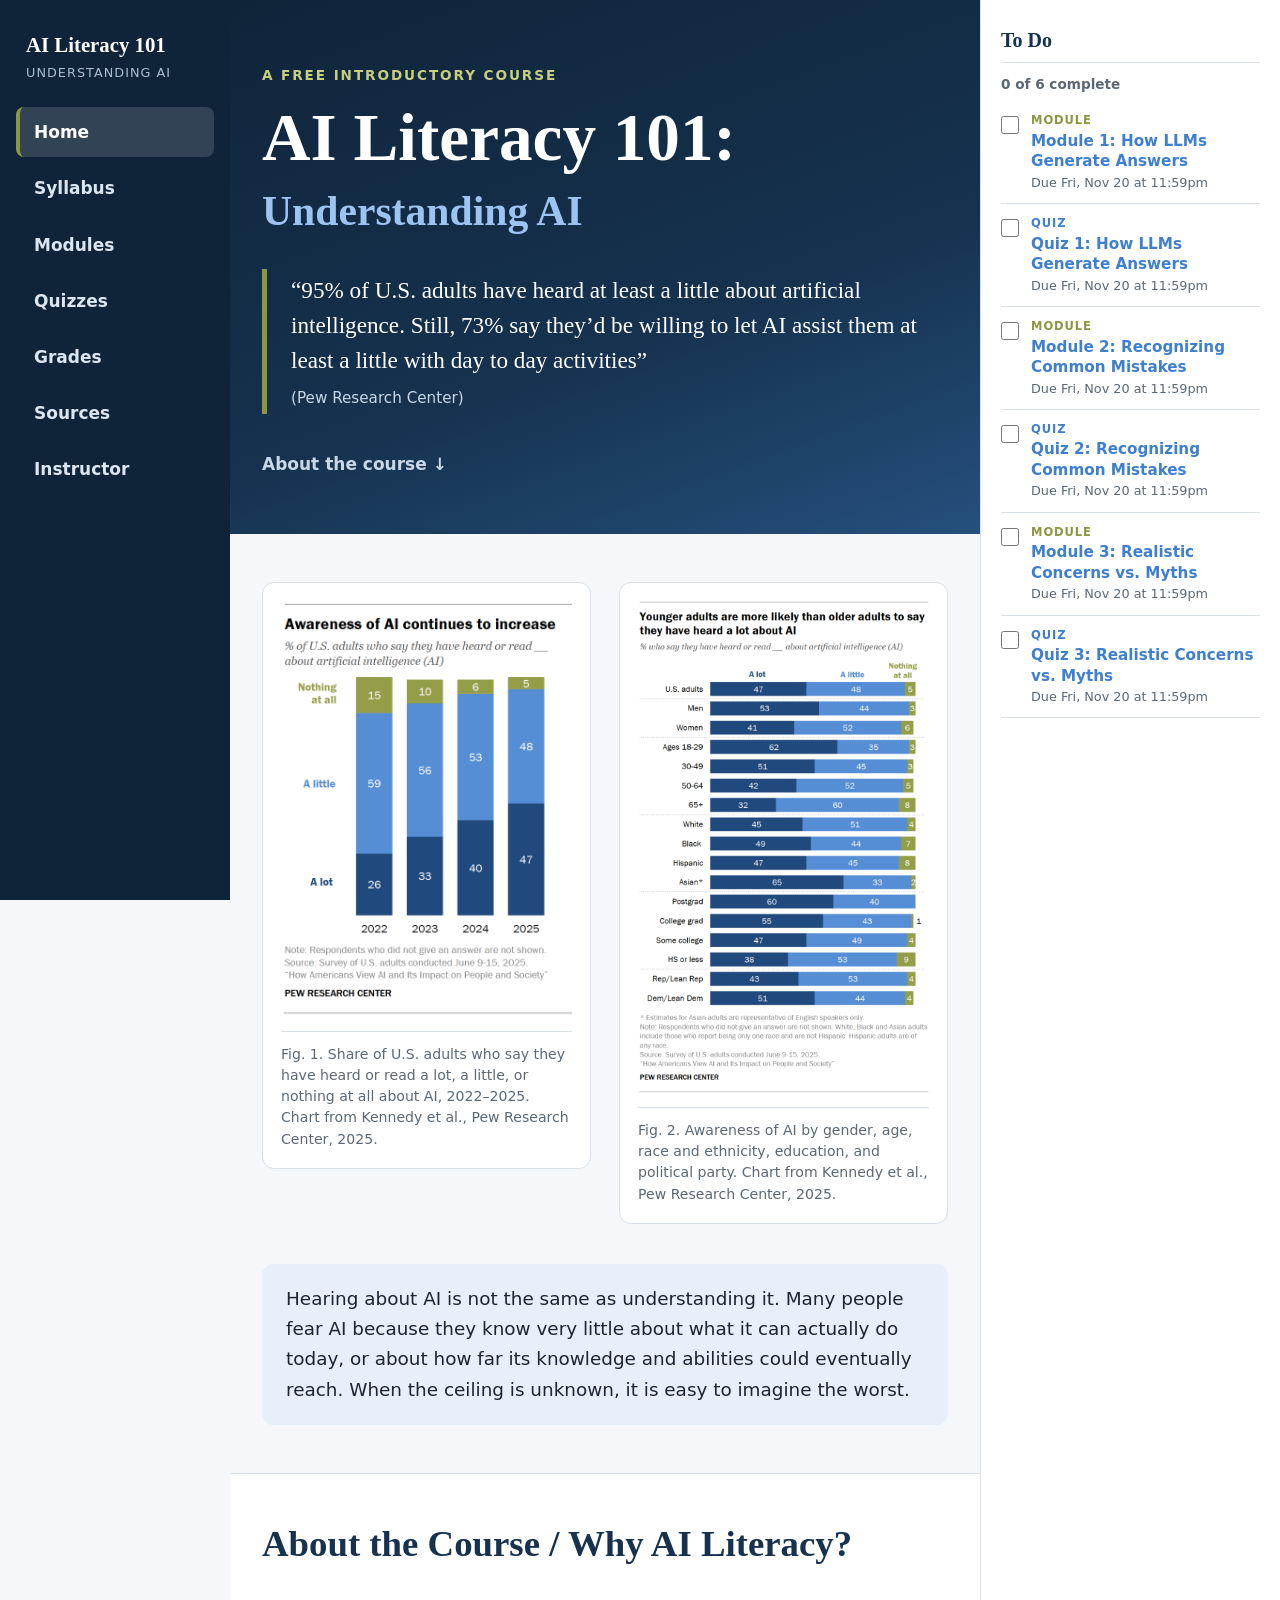
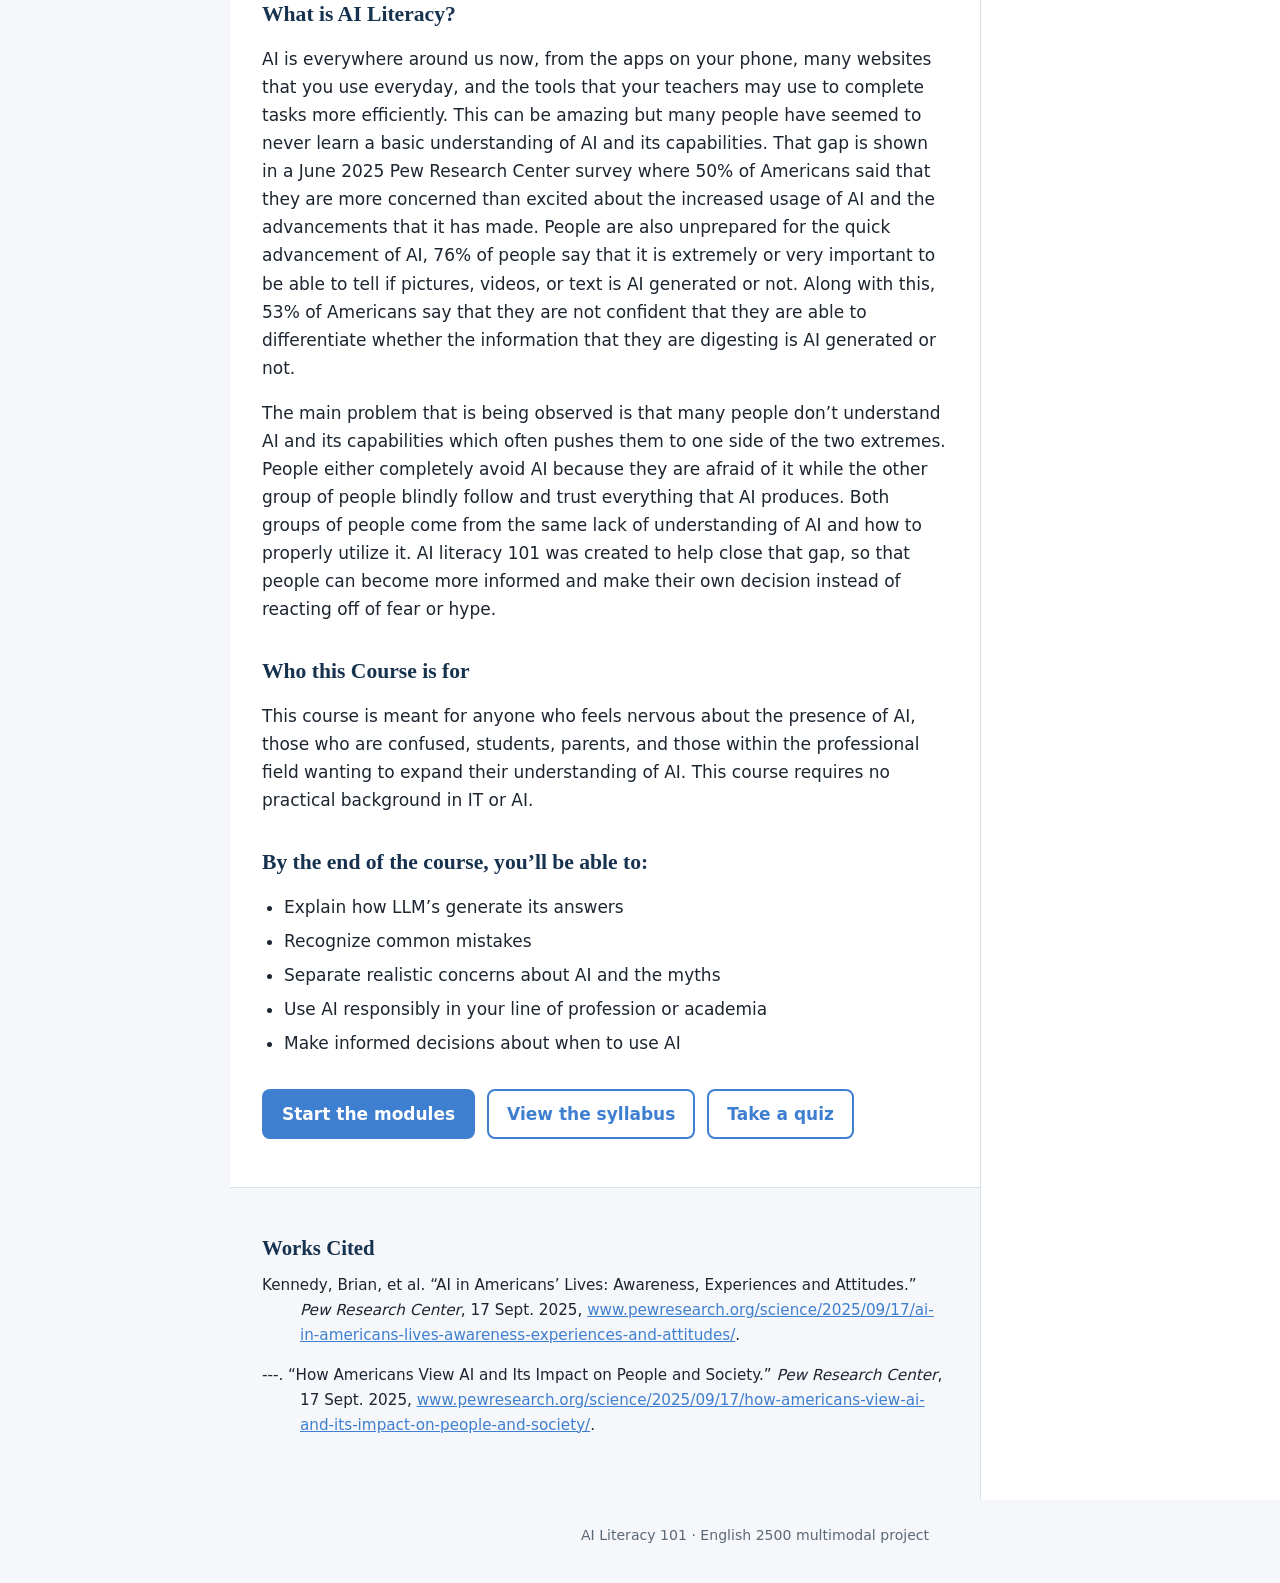
<file: index.html>
<!DOCTYPE html>
<html lang="en">
<head>
  <meta charset="UTF-8">
  <meta name="viewport" content="width=device-width, initial-scale=1.0">
  <title>AI Literacy 101: Understanding AI</title>
  <link rel="stylesheet" href="style.css?v=2">
</head>
<body>

  <aside class="sidebar">
    <a class="brand" href="index.html">AI Literacy 101 <span>Understanding AI</span></a>
    <nav aria-label="Course navigation">
      <a href="index.html" class="active">Home</a>
      <a href="syllabus.html">Syllabus</a>
      <a href="modules.html">Modules</a>
      <a href="quizzes.html">Quizzes</a>
      <a href="grades.html">Grades</a>
      <a href="sources.html">Sources</a>
      <a href="instructor.html">Instructor</a>
    </nav>
  </aside>

  <main class="content">
   <div class="home-layout">
   <div class="home-main">

    <!-- Title + opening quote -->
    <header class="hero">
      <div class="wrap">
        <p class="eyebrow">A free introductory course</p>
        <h1>AI Literacy 101: <span>Understanding AI</span></h1>

        <blockquote>
          &ldquo;95% of U.S. adults have heard at least a little about artificial intelligence. Still, 73% say
          they&rsquo;d be willing to let AI assist them at least a little with day to day activities&rdquo;
          <cite>(Pew Research Center)</cite>
        </blockquote>

        <a class="scroll-hint" href="#about">About the course &darr;</a>
      </div>
    </header>

    <!-- Pew charts + fear paragraph -->
    <section>
      <div class="wrap">
        <div class="figures">
          <figure>
            <img src="AI_Adult_Knowledge.webp"
                 alt="Pew Research Center stacked bar chart titled 'Awareness of AI continues to increase.' The share of U.S. adults who have heard a lot about AI rose from 26% in 2022 to 47% in 2025, while those who have heard nothing at all fell from 15% to 5%.">
            <figcaption>
              Fig. 1. Share of U.S. adults who say they have heard or read a lot, a little, or nothing at all
              about AI, 2022&ndash;2025. Chart from Kennedy et al., Pew Research Center, 2025.
            </figcaption>
          </figure>

          <figure>
            <img src="Young_Adult_AI_Usage.webp"
                 alt="Pew Research Center bar chart titled 'Younger adults are more likely than older adults to say they have heard a lot about AI.' The chart breaks down how much U.S. adults have heard about AI by gender, age, race and ethnicity, education, and political party. Age shows the largest gap: 62% of U.S. adults under 30 have heard a lot about AI, compared with 32% of those 65 and older.">
            <figcaption>
              Fig. 2. Awareness of AI by gender, age, race and ethnicity, education, and political party.
              Chart from Kennedy et al., Pew Research Center, 2025.
            </figcaption>
          </figure>
        </div>

        <p class="lead">
          Hearing about AI is not the same as understanding it. Many people fear AI because they know very
          little about what it can actually do today, or about how far its knowledge and abilities could
          eventually reach. When the ceiling is unknown, it is easy to imagine the worst.
        </p>
      </div>
    </section>

    <!-- About the course (text from About_AI_Literacy.pdf) -->
    <section class="about" id="about">
      <div class="wrap">
        <h2>About the Course / Why AI Literacy?</h2>

        <h3>What is AI Literacy?</h3>
        <p>
          AI is everywhere around us now, from the apps on your phone, many websites that you use everyday,
          and the tools that your teachers may use to complete tasks more efficiently. This can be amazing
          but many people have seemed to never learn a basic understanding of AI and its capabilities. That
          gap is shown in a June 2025 Pew Research Center survey where 50% of Americans said that they are
          more concerned than excited about the increased usage of AI and the advancements that it has made.
          People are also unprepared for the quick advancement of AI, 76% of people say that it is extremely
          or very important to be able to tell if pictures, videos, or text is AI generated or not. Along with this,
          53% of Americans say that they are not confident that they are able to differentiate whether the
          information that they are digesting is AI generated or not.
        </p>
        <p>
          The main problem that is being observed is that many people don&rsquo;t understand AI and its
          capabilities which often pushes them to one side of the two extremes. People either completely
          avoid AI because they are afraid of it while the other group of people blindly follow and trust
          everything that AI produces. Both groups of people come from the same lack of understanding of AI
          and how to properly utilize it. AI literacy 101 was created to help close that gap, so that people
          can become more informed and make their own decision instead of reacting off of fear or hype.
        </p>

        <h3>Who this Course is for</h3>
        <p>
          This course is meant for anyone who feels nervous about the presence of AI, those who are
          confused, students, parents, and those within the professional field wanting to expand their
          understanding of AI. This course requires no practical background in IT or AI.
        </p>

        <h3>By the end of the course, you&rsquo;ll be able to:</h3>
        <ul>
          <li>Explain how LLM&rsquo;s generate its answers</li>
          <li>Recognize common mistakes</li>
          <li>Separate realistic concerns about AI and the myths</li>
          <li>Use AI responsibly in your line of profession or academia</li>
          <li>Make informed decisions about when to use AI</li>
        </ul>

        <div class="next-steps">
          <a class="button" href="modules.html">Start the modules</a>
          <a class="button secondary" href="syllabus.html">View the syllabus</a>
          <a class="button secondary" href="quizzes.html">Take a quiz</a>
        </div>
      </div>
    </section>

    <!-- MLA citation -->
    <section class="works-cited">
      <div class="wrap">
        <h2>Works Cited</h2>
        <p>
          Kennedy, Brian, et al. &ldquo;AI in Americans&rsquo; Lives: Awareness, Experiences and
          Attitudes.&rdquo; <em>Pew Research Center</em>, 17 Sept. 2025,
          <a href="https://www.pewresearch.org/science/2025/09/17/ai-in-americans-lives-awareness-experiences-and-attitudes/">www.pewresearch.org/science/2025/09/17/ai-in-americans-lives-awareness-experiences-and-attitudes/</a>.
        </p>
        <p>
          ---. &ldquo;How Americans View AI and Its Impact on People and Society.&rdquo;
          <em>Pew Research Center</em>, 17 Sept. 2025,
          <a href="https://www.pewresearch.org/science/2025/09/17/how-americans-view-ai-and-its-impact-on-people-and-society/">www.pewresearch.org/science/2025/09/17/how-americans-view-ai-and-its-impact-on-people-and-society/</a>.
        </p>
      </div>
    </section>

   </div>

    <!-- Canvas-style To Do list (filled in by script.js) -->
    <aside class="todo" aria-labelledby="todo-heading">
      <div class="todo-inner">
        <h2 id="todo-heading">To Do</h2>
        <p class="todo-count" id="todo-count" aria-live="polite"></p>
        <ul class="todo-list" id="todo-list"></ul>
        <noscript>Please turn on JavaScript to see your to-do list.</noscript>
      </div>
    </aside>
   </div>

    <footer>AI Literacy 101 &middot; English 2500 multimodal project</footer>
  </main>

  <script src="script.js?v=2"></script>
</body>
</html>
</file>
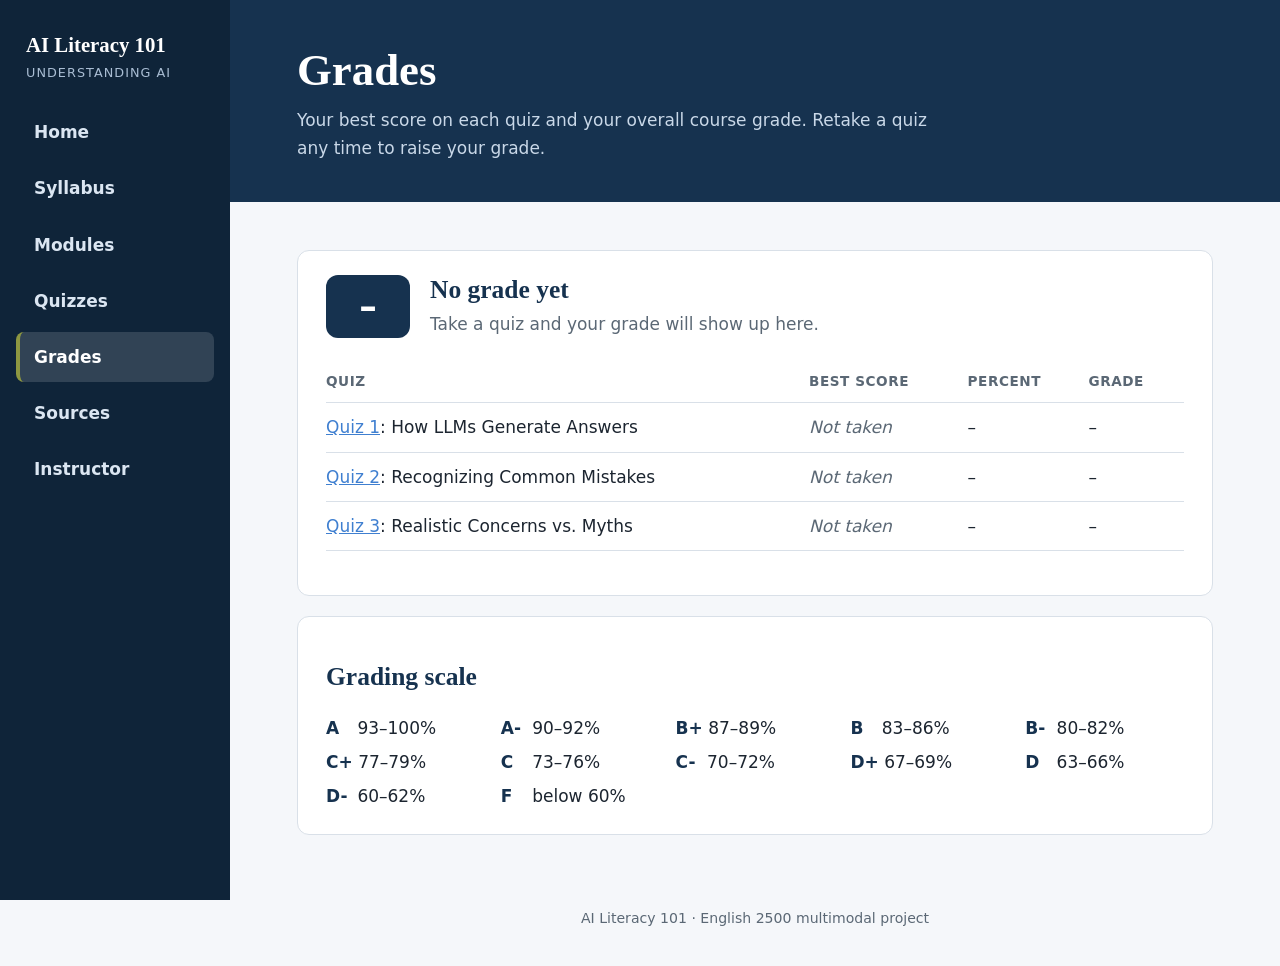
<file: grades.html>
<!DOCTYPE html>
<html lang="en">
<head>
  <meta charset="UTF-8">
  <meta name="viewport" content="width=device-width, initial-scale=1.0">
  <title>Grades | AI Literacy 101</title>
  <link rel="stylesheet" href="style.css?v=2">
</head>
<body>

  <aside class="sidebar">
    <a class="brand" href="index.html">AI Literacy 101 <span>Understanding AI</span></a>
    <nav aria-label="Course navigation">
      <a href="index.html">Home</a>
      <a href="syllabus.html">Syllabus</a>
      <a href="modules.html">Modules</a>
      <a href="quizzes.html">Quizzes</a>
      <a href="grades.html" class="active">Grades</a>
      <a href="sources.html">Sources</a>
      <a href="instructor.html">Instructor</a>
    </nav>
  </aside>

  <main class="content">
    <header class="page-header">
      <div class="wrap">
        <h1>Grades</h1>
        <p>Your best score on each quiz and your overall course grade. Retake a quiz any time to raise your grade.</p>
      </div>
    </header>

    <div class="wrap">
      <!-- The grade summary and table are filled in by script.js -->
      <section class="card grades" id="grades-panel"></section>
      <noscript>Please turn on JavaScript to view your grades.</noscript>

      <section class="card grade-scale">
        <h2>Grading scale</h2>
        <ul>
          <li><strong>A</strong> 93&ndash;100%</li>
          <li><strong>A-</strong> 90&ndash;92%</li>
          <li><strong>B+</strong> 87&ndash;89%</li>
          <li><strong>B</strong> 83&ndash;86%</li>
          <li><strong>B-</strong> 80&ndash;82%</li>
          <li><strong>C+</strong> 77&ndash;79%</li>
          <li><strong>C</strong> 73&ndash;76%</li>
          <li><strong>C-</strong> 70&ndash;72%</li>
          <li><strong>D+</strong> 67&ndash;69%</li>
          <li><strong>D</strong> 63&ndash;66%</li>
          <li><strong>D-</strong> 60&ndash;62%</li>
          <li><strong>F</strong> below 60%</li>
        </ul>
      </section>
    </div>

    <footer>AI Literacy 101 &middot; English 2500 multimodal project</footer>
  </main>

  <script src="script.js?v=2"></script>
</body>
</html>
</file>
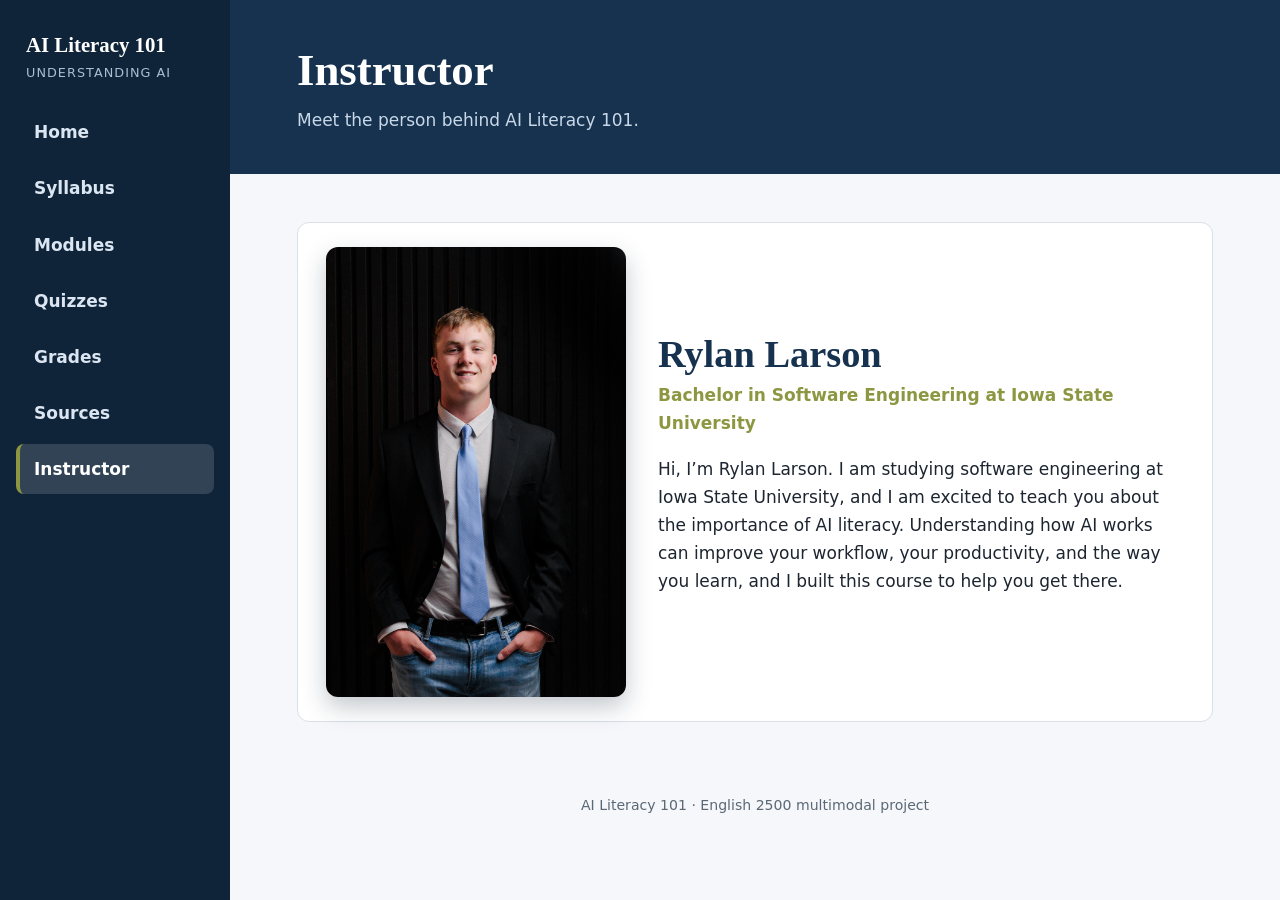
<file: instructor.html>
<!DOCTYPE html>
<html lang="en">
<head>
  <meta charset="UTF-8">
  <meta name="viewport" content="width=device-width, initial-scale=1.0">
  <title>Instructor | AI Literacy 101</title>
  <link rel="stylesheet" href="style.css?v=2">
</head>
<body>

  <aside class="sidebar">
    <a class="brand" href="index.html">AI Literacy 101 <span>Understanding AI</span></a>
    <nav aria-label="Course navigation">
      <a href="index.html">Home</a>
      <a href="syllabus.html">Syllabus</a>
      <a href="modules.html">Modules</a>
      <a href="quizzes.html">Quizzes</a>
      <a href="grades.html">Grades</a>
      <a href="sources.html">Sources</a>
      <a href="instructor.html" class="active">Instructor</a>
    </nav>
  </aside>

  <main class="content">
    <header class="page-header">
      <div class="wrap">
        <h1>Instructor</h1>
        <p>Meet the person behind AI Literacy 101.</p>
      </div>
    </header>

    <div class="wrap">
      <section class="card instructor">
        <img src="IMG_7845.jpeg" alt="Portrait of Rylan Larson, wearing a dark blazer and a light blue tie.">

        <div>
          <h2>Rylan Larson</h2>
          <p class="role">Bachelor in Software Engineering at Iowa State University</p>

          <p>
            Hi, I&rsquo;m Rylan Larson. I am studying software engineering at Iowa State University, and
            I am excited to teach you about the importance of AI literacy. Understanding how AI works
            can improve your workflow, your productivity, and the way you learn, and I built this
            course to help you get there.
          </p>
        </div>
      </section>
    </div>

    <footer>AI Literacy 101 &middot; English 2500 multimodal project</footer>
  </main>

  <script src="script.js?v=2"></script>
</body>
</html>
</file>
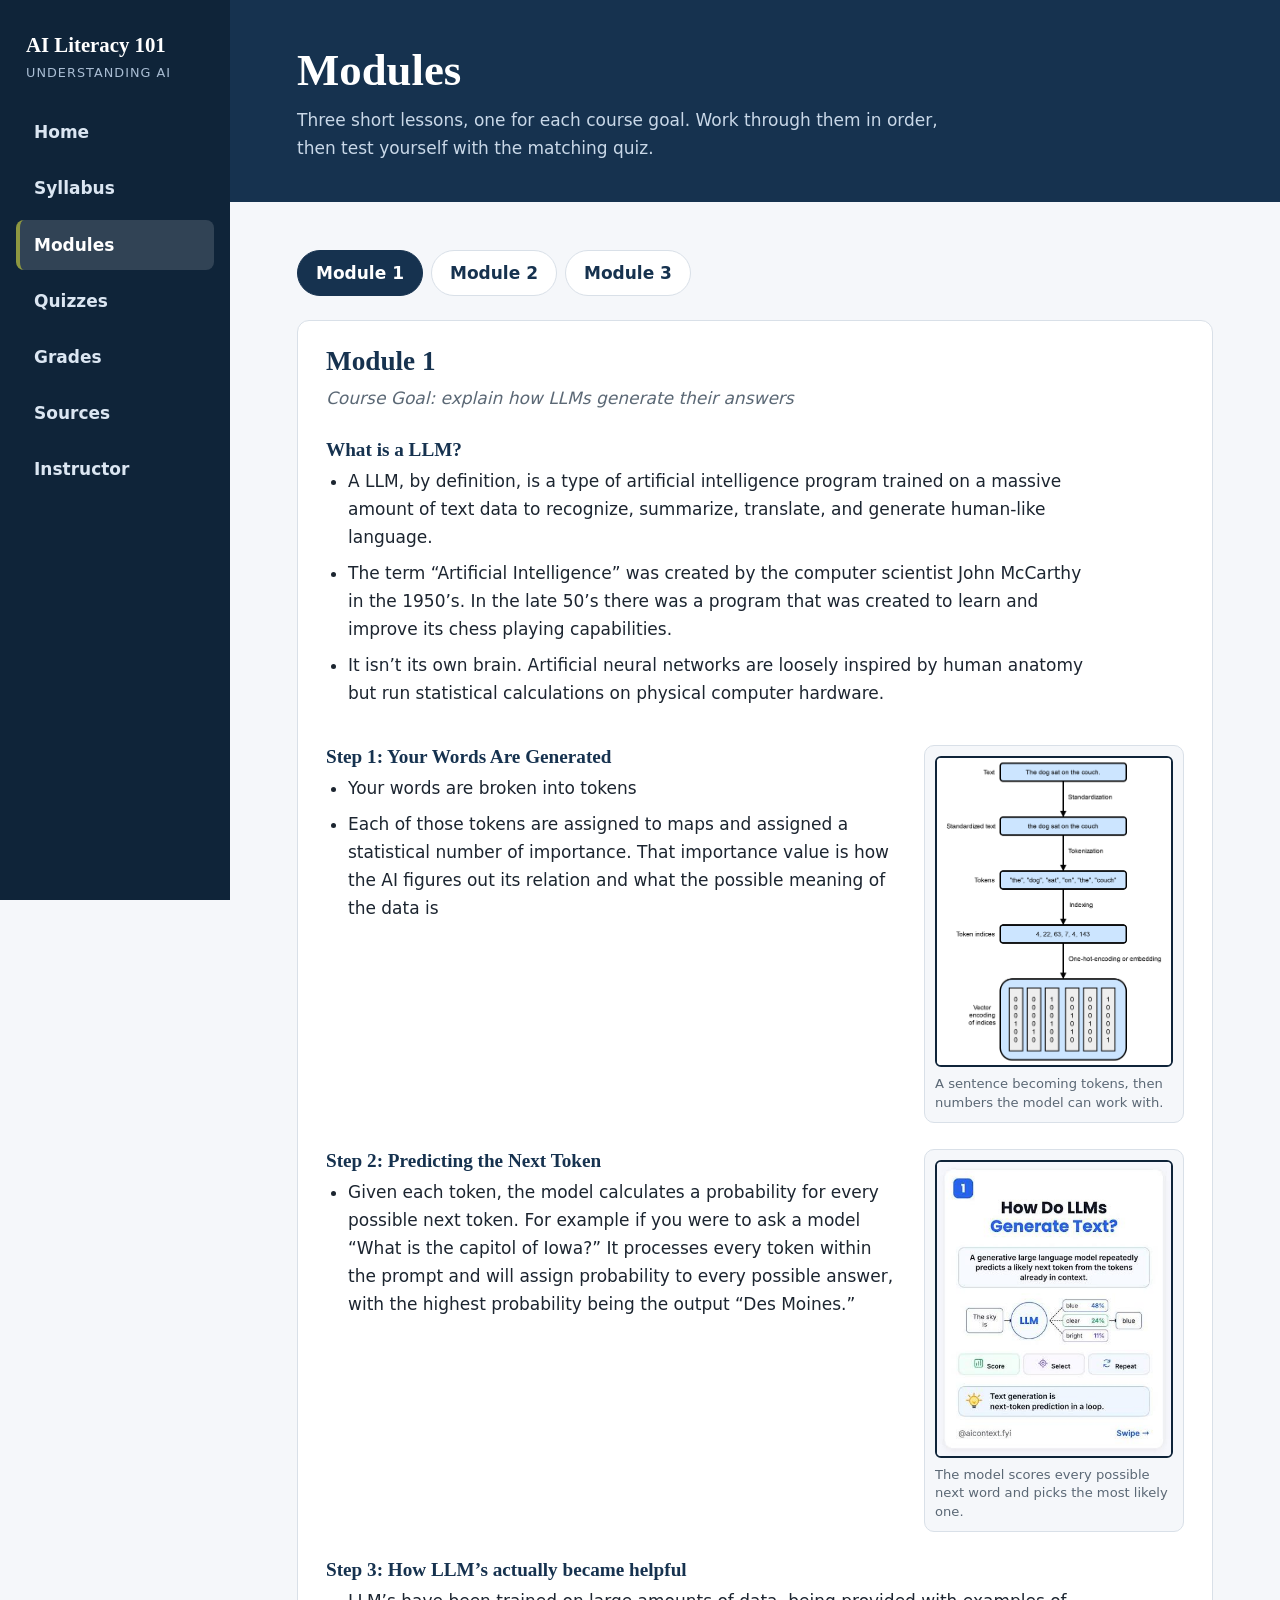
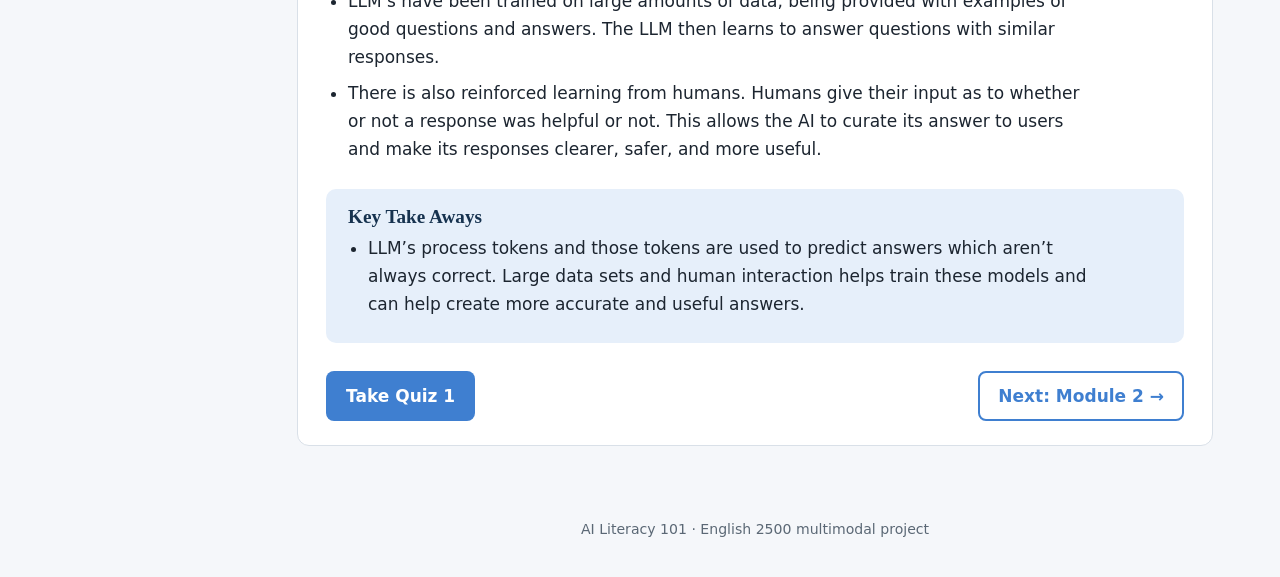
<file: modules.html>
<!DOCTYPE html>
<html lang="en">
<head>
  <meta charset="UTF-8">
  <meta name="viewport" content="width=device-width, initial-scale=1.0">
  <title>Modules | AI Literacy 101</title>
  <link rel="stylesheet" href="style.css?v=2">
</head>
<body>

  <aside class="sidebar">
    <a class="brand" href="index.html">AI Literacy 101 <span>Understanding AI</span></a>
    <nav aria-label="Course navigation">
      <a href="index.html">Home</a>
      <a href="syllabus.html">Syllabus</a>
      <a href="modules.html" class="active">Modules</a>
      <a href="quizzes.html">Quizzes</a>
      <a href="grades.html">Grades</a>
      <a href="sources.html">Sources</a>
      <a href="instructor.html">Instructor</a>
    </nav>
  </aside>

  <main class="content">
    <header class="page-header">
      <div class="wrap">
        <h1>Modules</h1>
        <p>Three short lessons, one for each course goal. Work through them in order, then test yourself with the matching quiz.</p>
      </div>
    </header>

    <div class="wrap">
      <!-- Tabs and lesson content are filled in by script.js -->
      <div class="tabs" id="module-tabs" role="tablist" aria-label="Modules"></div>
      <article class="card module" id="module-panel" role="tabpanel"></article>
      <noscript>Please turn on JavaScript to view the modules.</noscript>
    </div>

    <footer>AI Literacy 101 &middot; English 2500 multimodal project</footer>
  </main>

  <script src="script.js?v=2"></script>
</body>
</html>
</file>
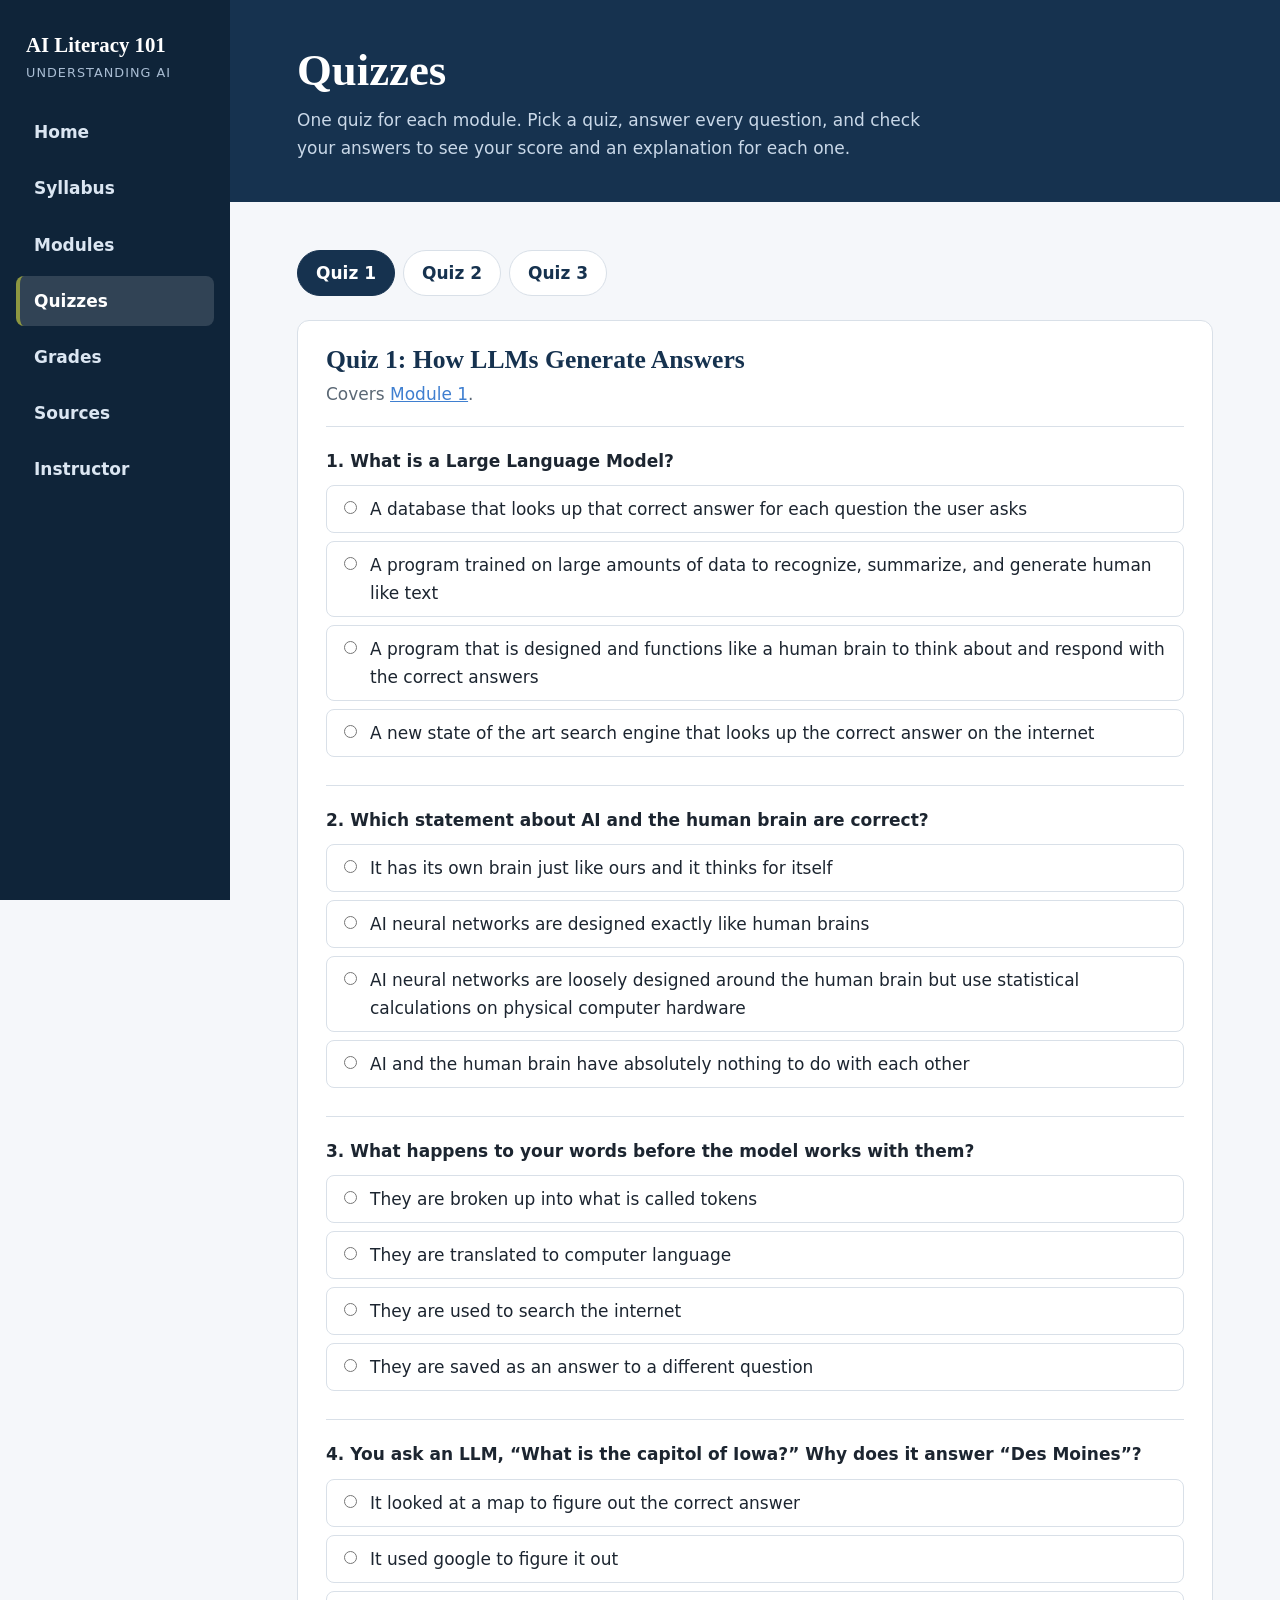
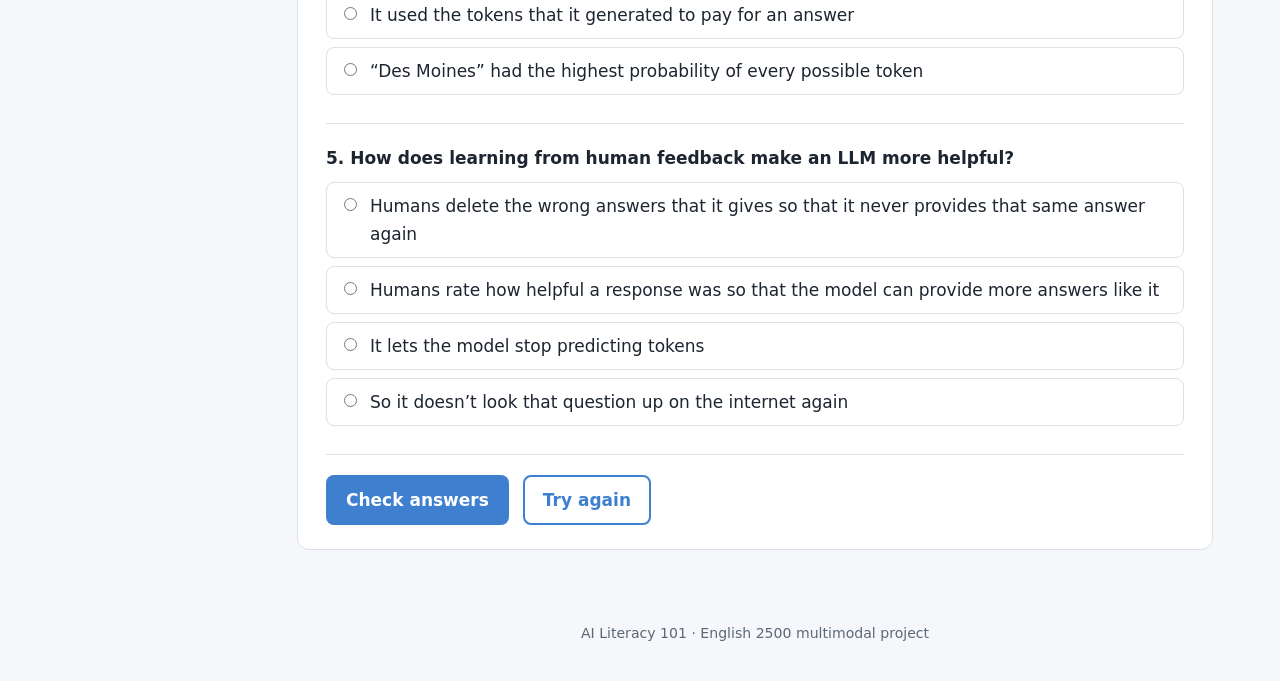
<file: quizzes.html>
<!DOCTYPE html>
<html lang="en">
<head>
  <meta charset="UTF-8">
  <meta name="viewport" content="width=device-width, initial-scale=1.0">
  <title>Quizzes | AI Literacy 101</title>
  <link rel="stylesheet" href="style.css?v=2">
</head>
<body>

  <aside class="sidebar">
    <a class="brand" href="index.html">AI Literacy 101 <span>Understanding AI</span></a>
    <nav aria-label="Course navigation">
      <a href="index.html">Home</a>
      <a href="syllabus.html">Syllabus</a>
      <a href="modules.html">Modules</a>
      <a href="quizzes.html" class="active">Quizzes</a>
      <a href="grades.html">Grades</a>
      <a href="sources.html">Sources</a>
      <a href="instructor.html">Instructor</a>
    </nav>
  </aside>

  <main class="content">
    <header class="page-header">
      <div class="wrap">
        <h1>Quizzes</h1>
        <p>One quiz for each module. Pick a quiz, answer every question, and check your answers to see your score and an explanation for each one.</p>
      </div>
    </header>

    <div class="wrap">
      <!-- Tabs and questions are filled in by script.js -->
      <div class="tabs" id="quiz-tabs" role="tablist" aria-label="Quizzes"></div>
      <form class="card quiz" id="quiz-panel" role="tabpanel"></form>
      <noscript>Please turn on JavaScript to take the quizzes.</noscript>
    </div>

    <footer>AI Literacy 101 &middot; English 2500 multimodal project</footer>
  </main>

  <script src="script.js?v=2"></script>
</body>
</html>
</file>
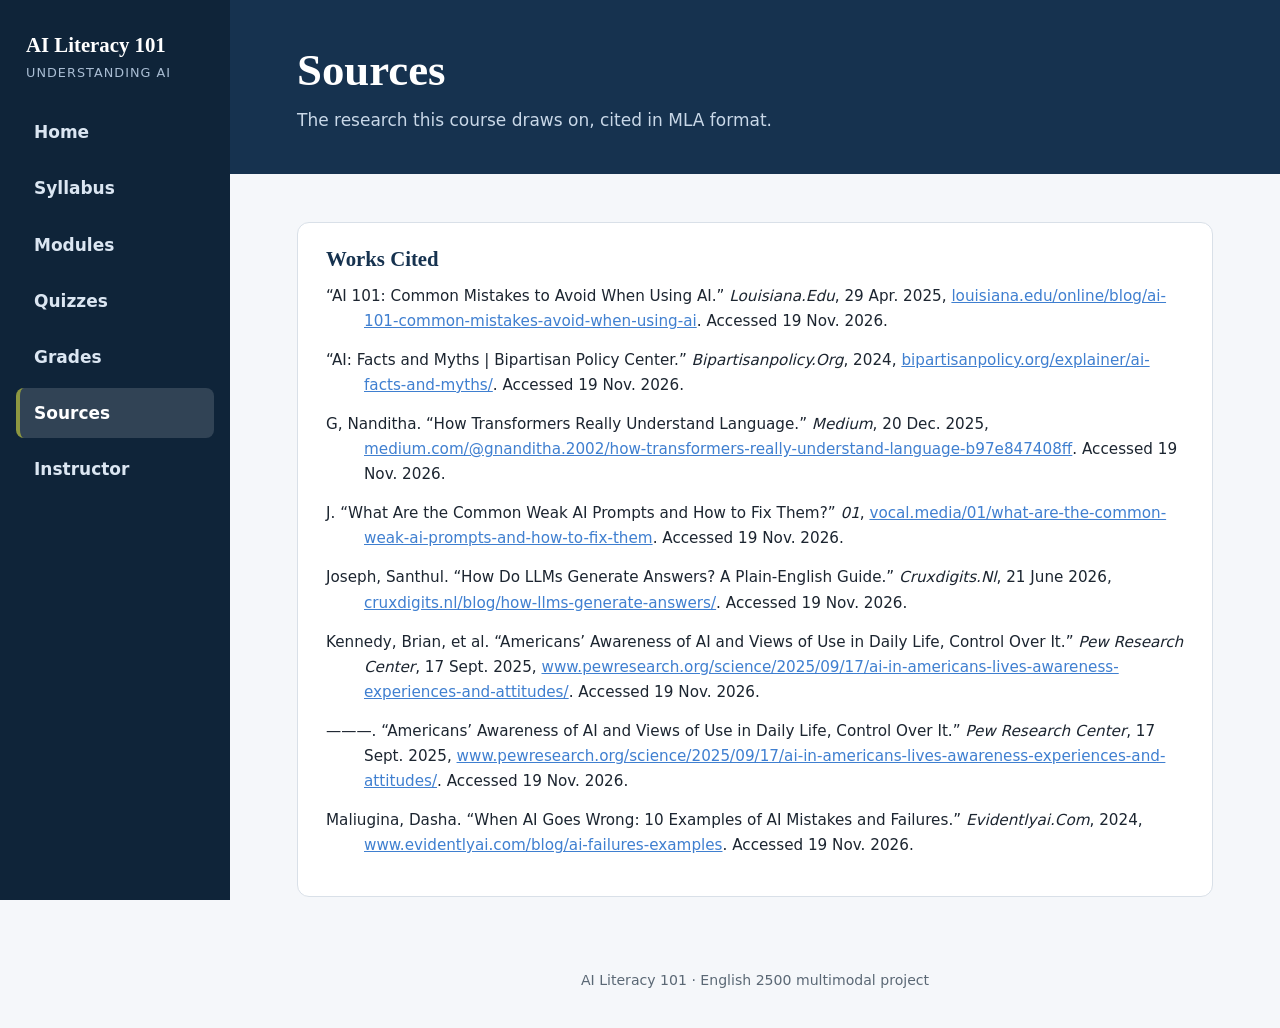
<file: sources.html>
<!DOCTYPE html>
<html lang="en">
<head>
  <meta charset="UTF-8">
  <meta name="viewport" content="width=device-width, initial-scale=1.0">
  <title>Sources | AI Literacy 101</title>
  <link rel="stylesheet" href="style.css?v=2">
</head>
<body>

  <aside class="sidebar">
    <a class="brand" href="index.html">AI Literacy 101 <span>Understanding AI</span></a>
    <nav aria-label="Course navigation">
      <a href="index.html">Home</a>
      <a href="syllabus.html">Syllabus</a>
      <a href="modules.html">Modules</a>
      <a href="quizzes.html">Quizzes</a>
      <a href="grades.html">Grades</a>
      <a href="sources.html" class="active">Sources</a>
      <a href="instructor.html">Instructor</a>
    </nav>
  </aside>

  <main class="content">
    <header class="page-header">
      <div class="wrap">
        <h1>Sources</h1>
        <p>The research this course draws on, cited in MLA format.</p>
      </div>
    </header>

    <div class="wrap">
      <section class="card works-cited">
        <h2>Works Cited</h2>
        <!-- Citations copied from MuliModol-Sources.pdf. Keep the list in alphabetical order. -->
        <p>
          &ldquo;AI 101: Common Mistakes to Avoid When Using AI.&rdquo; <em>Louisiana.Edu</em>, 29 Apr. 2025,
          <a href="https://louisiana.edu/online/blog/ai-101-common-mistakes-avoid-when-using-ai">louisiana.edu/online/blog/ai-101-common-mistakes-avoid-when-using-ai</a>.
          Accessed 19 Nov. 2026.
        </p>
        <p>
          &ldquo;AI: Facts and Myths | Bipartisan Policy Center.&rdquo; <em>Bipartisanpolicy.Org</em>, 2024,
          <a href="https://bipartisanpolicy.org/explainer/ai-facts-and-myths/">bipartisanpolicy.org/explainer/ai-facts-and-myths/</a>.
          Accessed 19 Nov. 2026.
        </p>
        <p>
          G, Nanditha. &ldquo;How Transformers Really Understand Language.&rdquo; <em>Medium</em>, 20 Dec. 2025,
          <a href="https://medium.com/@gnanditha.2002/how-transformers-really-understand-language-b97e847408ff">medium.com/@gnanditha.2002/how-transformers-really-understand-language-b97e847408ff</a>.
          Accessed 19 Nov. 2026.
        </p>
        <p>
          J. &ldquo;What Are the Common Weak AI Prompts and How to Fix Them?&rdquo; <em>01</em>,
          <a href="https://vocal.media/01/what-are-the-common-weak-ai-prompts-and-how-to-fix-them">vocal.media/01/what-are-the-common-weak-ai-prompts-and-how-to-fix-them</a>.
          Accessed 19 Nov. 2026.
        </p>
        <p>
          Joseph, Santhul. &ldquo;How Do LLMs Generate Answers? A Plain-English Guide.&rdquo;
          <em>Cruxdigits.Nl</em>, 21 June 2026,
          <a href="https://cruxdigits.nl/blog/how-llms-generate-answers/">cruxdigits.nl/blog/how-llms-generate-answers/</a>.
          Accessed 19 Nov. 2026.
        </p>
        <p>
          Kennedy, Brian, et al. &ldquo;Americans&rsquo; Awareness of AI and Views of Use in Daily Life, Control
          Over It.&rdquo; <em>Pew Research Center</em>, 17 Sept. 2025,
          <a href="https://www.pewresearch.org/science/2025/09/17/ai-in-americans-lives-awareness-experiences-and-attitudes/">www.pewresearch.org/science/2025/09/17/ai-in-americans-lives-awareness-experiences-and-attitudes/</a>.
          Accessed 19 Nov. 2026.
        </p>
        <p>
          &mdash;&mdash;&mdash;. &ldquo;Americans&rsquo; Awareness of AI and Views of Use in Daily Life, Control
          Over It.&rdquo; <em>Pew Research Center</em>, 17 Sept. 2025,
          <a href="https://www.pewresearch.org/science/2025/09/17/ai-in-americans-lives-awareness-experiences-and-attitudes/">www.pewresearch.org/science/2025/09/17/ai-in-americans-lives-awareness-experiences-and-attitudes/</a>.
          Accessed 19 Nov. 2026.
        </p>
        <p>
          Maliugina, Dasha. &ldquo;When AI Goes Wrong: 10 Examples of AI Mistakes and Failures.&rdquo;
          <em>Evidentlyai.Com</em>, 2024,
          <a href="https://www.evidentlyai.com/blog/ai-failures-examples">www.evidentlyai.com/blog/ai-failures-examples</a>.
          Accessed 19 Nov. 2026.
        </p>
      </section>
    </div>

    <footer>AI Literacy 101 &middot; English 2500 multimodal project</footer>
  </main>

  <script src="script.js?v=2"></script>
</body>
</html>
</file>
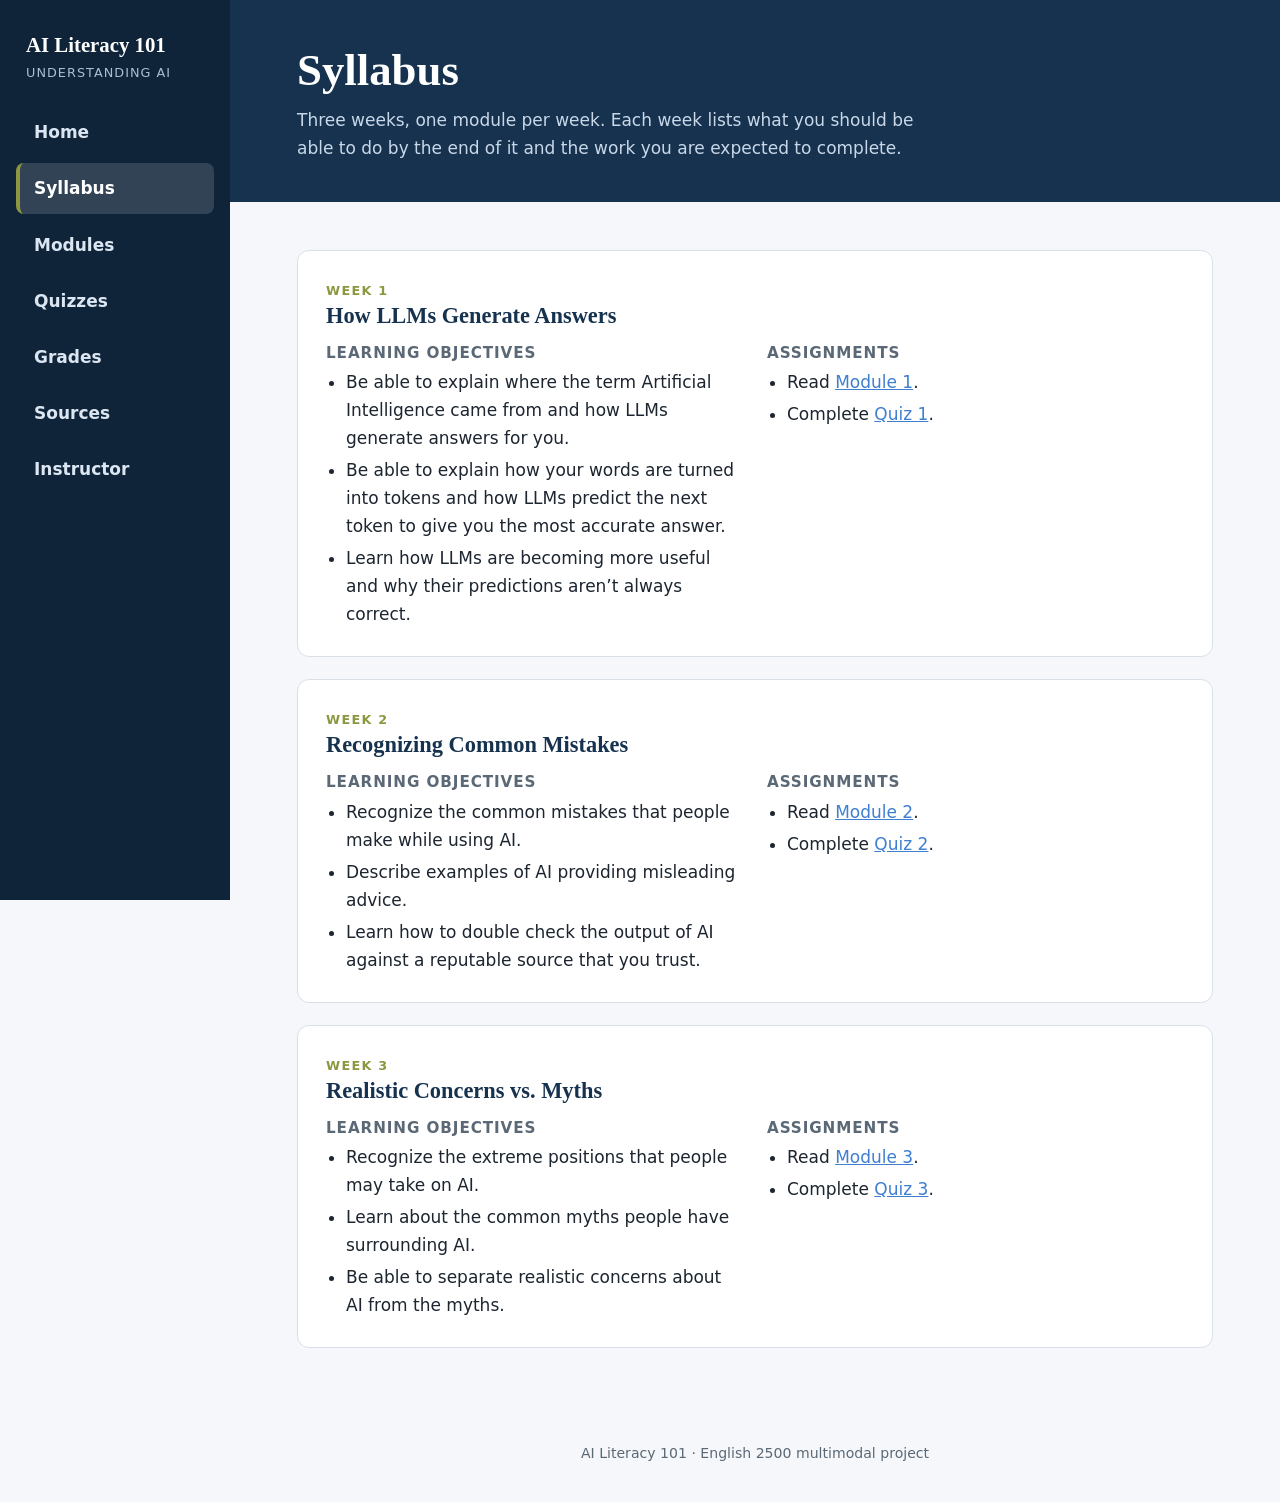
<file: syllabus.html>
<!DOCTYPE html>
<html lang="en">
<head>
  <meta charset="UTF-8">
  <meta name="viewport" content="width=device-width, initial-scale=1.0">
  <title>Syllabus | AI Literacy 101</title>
  <link rel="stylesheet" href="style.css?v=2">
</head>
<body>

  <aside class="sidebar">
    <a class="brand" href="index.html">AI Literacy 101 <span>Understanding AI</span></a>
    <nav aria-label="Course navigation">
      <a href="index.html">Home</a>
      <a href="syllabus.html" class="active">Syllabus</a>
      <a href="modules.html">Modules</a>
      <a href="quizzes.html">Quizzes</a>
      <a href="grades.html">Grades</a>
      <a href="sources.html">Sources</a>
      <a href="instructor.html">Instructor</a>
    </nav>
  </aside>

  <main class="content">
    <header class="page-header">
      <div class="wrap">
        <h1>Syllabus</h1>
        <p>Three weeks, one module per week. Each week lists what you should be able to do by the end of it and the work you are expected to complete.</p>
      </div>
    </header>

    <div class="wrap">

      <section class="card week">
        <span class="week-label">Week 1</span>
        <h2>How LLMs Generate Answers</h2>
        <div class="week-grid">
          <div>
            <h3>Learning objectives</h3>
            <ul>
              <li>Be able to explain where the term Artificial Intelligence came from and how LLMs generate answers for you.</li>
              <li>Be able to explain how your words are turned into tokens and how LLMs predict the next token to give you the most accurate answer.</li>
              <li>Learn how LLMs are becoming more useful and why their predictions aren&rsquo;t always correct.</li>
            </ul>
          </div>
          <div>
            <h3>Assignments</h3>
            <ul>
              <li>Read <a href="modules.html#module-1">Module 1</a>.</li>
              <li>Complete <a href="quizzes.html#quiz-1">Quiz 1</a>.</li>
            </ul>
          </div>
        </div>
      </section>

      <section class="card week">
        <span class="week-label">Week 2</span>
        <h2>Recognizing Common Mistakes</h2>
        <div class="week-grid">
          <div>
            <h3>Learning objectives</h3>
            <ul>
              <li>Recognize the common mistakes that people make while using AI.</li>
              <li>Describe examples of AI providing misleading advice.</li>
              <li>Learn how to double check the output of AI against a reputable source that you trust.</li>
            </ul>
          </div>
          <div>
            <h3>Assignments</h3>
            <ul>
              <li>Read <a href="modules.html#module-2">Module 2</a>.</li>
              <li>Complete <a href="quizzes.html#quiz-2">Quiz 2</a>.</li>
            </ul>
          </div>
        </div>
      </section>

      <section class="card week">
        <span class="week-label">Week 3</span>
        <h2>Realistic Concerns vs. Myths</h2>
        <div class="week-grid">
          <div>
            <h3>Learning objectives</h3>
            <ul>
              <li>Recognize the extreme positions that people may take on AI.</li>
              <li>Learn about the common myths people have surrounding AI.</li>
              <li>Be able to separate realistic concerns about AI from the myths.</li>
            </ul>
          </div>
          <div>
            <h3>Assignments</h3>
            <ul>
              <li>Read <a href="modules.html#module-3">Module 3</a>.</li>
              <li>Complete <a href="quizzes.html#quiz-3">Quiz 3</a>.</li>
            </ul>
          </div>
        </div>
      </section>

    </div>

    <footer>AI Literacy 101 &middot; English 2500 multimodal project</footer>
  </main>

  <script src="script.js?v=2"></script>
</body>
</html>
</file>
<file: style.css>
/* AI Literacy 101 — shared styles for every page */

:root {
  --navy: #16324f;
  --navy-deep: #0f2439;
  --blue: #3f7fd0;
  --blue-soft: #e6effa;
  --olive: #8d9741;
  --ink: #1c2530;
  --muted: #5b6875;
  --page: #f5f7fa;
  --card: #ffffff;
  --line: #d9e0e8;
  --good: #2e7d4f;
  --bad: #b3402f;
  --sidebar-width: 230px;
}

* {
  box-sizing: border-box;
}

html {
  scroll-behavior: smooth;
}

body {
  margin: 0;
  font-family: "Segoe UI", system-ui, -apple-system, Roboto, Helvetica, Arial, sans-serif;
  font-size: 17px;
  line-height: 1.65;
  color: var(--ink);
  background: var(--page);
}

h1,
h2,
h3 {
  font-family: Georgia, "Times New Roman", serif;
  line-height: 1.2;
  color: var(--navy);
}

a {
  color: var(--blue);
}

img {
  max-width: 100%;
  height: auto;
  display: block;
}

/* ---------- Sidebar ---------- */

.sidebar {
  position: fixed;
  top: 0;
  left: 0;
  bottom: 0;
  width: var(--sidebar-width);
  background: var(--navy-deep);
  color: #fff;
  padding: 28px 16px;
  display: flex;
  flex-direction: column;
  gap: 24px;
  overflow-y: auto;
}

.brand {
  font-family: Georgia, "Times New Roman", serif;
  font-size: 1.3rem;
  font-weight: bold;
  color: #fff;
  text-decoration: none;
  padding: 0 10px;
}

.brand span {
  display: block;
  font-family: "Segoe UI", system-ui, sans-serif;
  font-size: 0.8rem;
  font-weight: normal;
  letter-spacing: 0.08em;
  text-transform: uppercase;
  color: #a9bdd3;
}

.sidebar nav {
  display: flex;
  flex-direction: column;
  gap: 6px;
}

.sidebar nav a {
  color: #dbe6f2;
  text-decoration: none;
  padding: 11px 14px;
  border-radius: 8px;
  font-weight: 600;
  border-left: 4px solid transparent;
  transition: background 0.15s, color 0.15s, transform 0.18s ease-out, box-shadow 0.18s ease-out;
}

/* Hover: the tab lifts toward the viewer */
.sidebar nav a:hover,
.sidebar nav a:focus-visible {
  background: #2a5687;
  color: #fff;
  transform: translateX(5px) scale(1.06);
  box-shadow: 0 8px 18px rgba(0, 0, 0, 0.45);
  position: relative;
  z-index: 1;
}

.sidebar nav a.active {
  background: rgba(255, 255, 255, 0.14);
  border-left-color: var(--olive);
  color: #fff;
}

/* ---------- Page layout ---------- */

.content {
  margin-left: var(--sidebar-width);
  min-height: 100vh;
  background: var(--page);
  /* The page turns on its left edge, like a book's spine */
  transform-origin: left center;
}

/* script.js adds "flip-in" to <html> only when you arrive by clicking a sidebar tab */
html.flip-in .content {
  animation: page-flip-in 0.45s ease-out;
}

/* ---------- Page-flip animation between pages ---------- */

body {
  overflow-x: hidden;
}

/* script.js adds this class when a sidebar tab is clicked */
body.turning {
  background: var(--navy-deep);
}

body.turning .content {
  animation: page-flip-out 0.4s ease-in forwards;
}

@keyframes page-flip-out {
  from {
    transform: perspective(2200px) rotateY(0deg);
    opacity: 1;
  }
  to {
    transform: perspective(2200px) rotateY(-88deg);
    opacity: 0.3;
  }
}

@keyframes page-flip-in {
  from {
    transform: perspective(2200px) rotateY(88deg);
    opacity: 0.3;
  }
  to {
    transform: perspective(2200px) rotateY(0deg);
    opacity: 1;
  }
}

/* Respect visitors who have asked their device to reduce motion */
@media (prefers-reduced-motion: reduce) {
  html.flip-in .content,
  body.turning .content {
    animation: none;
  }

  .sidebar nav a {
    transition: none;
  }
}

.wrap {
  max-width: 980px;
  margin: 0 auto;
  padding: 48px 32px;
}

.page-header {
  background: var(--navy);
  color: #fff;
}

.page-header .wrap {
  padding-top: 44px;
  padding-bottom: 40px;
}

.page-header h1 {
  color: #fff;
  font-size: clamp(2rem, 4vw, 2.8rem);
  margin: 0 0 8px;
}

.page-header p {
  margin: 0;
  color: #c9d8e8;
  max-width: 60ch;
}

.card {
  background: var(--card);
  border: 1px solid var(--line);
  border-radius: 12px;
  padding: 24px 28px;
}

.button {
  display: inline-block;
  background: var(--blue);
  color: #fff;
  border: none;
  border-radius: 8px;
  padding: 11px 20px;
  font: inherit;
  font-weight: 600;
  text-decoration: none;
  cursor: pointer;
}

.button:hover,
.button:focus-visible {
  background: #2f69b3;
}

.button.secondary {
  background: transparent;
  color: var(--blue);
  border: 2px solid var(--blue);
  padding: 9px 18px;
}

.button.secondary:hover,
.button.secondary:focus-visible {
  background: var(--blue-soft);
}

/* ---------- Home: hero ---------- */

.hero {
  background: linear-gradient(160deg, var(--navy-deep), var(--navy) 60%, #24507d);
  color: #fff;
}

.hero .wrap {
  padding-top: 64px;
  padding-bottom: 56px;
}

.hero .eyebrow {
  text-transform: uppercase;
  letter-spacing: 0.14em;
  font-size: 0.85rem;
  color: #c5cf7e;
  font-weight: 700;
  margin: 0 0 12px;
}

.hero h1 {
  color: #fff;
  font-size: clamp(2.4rem, 6vw, 4.2rem);
  margin: 0 0 32px;
}

.hero h1 span {
  display: block;
  color: #9cc3f2;
  font-size: 0.62em;
  margin-top: 8px;
}

.hero blockquote {
  margin: 0;
  padding: 4px 0 4px 24px;
  border-left: 5px solid var(--olive);
  font-family: Georgia, "Times New Roman", serif;
  font-size: clamp(1.15rem, 2.2vw, 1.45rem);
  line-height: 1.5;
  max-width: 46em;
}

.hero blockquote cite {
  display: block;
  margin-top: 10px;
  font-family: "Segoe UI", system-ui, sans-serif;
  font-size: 0.95rem;
  font-style: normal;
  color: #c9d8e8;
}

.scroll-hint {
  display: inline-block;
  margin-top: 36px;
  color: #c9d8e8;
  text-decoration: none;
  font-weight: 600;
}

.scroll-hint:hover {
  color: #fff;
}

/* ---------- Home: figures ---------- */

.figures {
  display: grid;
  grid-template-columns: 1fr 1fr;
  gap: 28px;
  align-items: start;
}

.figures figure {
  margin: 0;
  background: var(--card);
  border: 1px solid var(--line);
  border-radius: 12px;
  padding: 18px;
}

.figures img {
  margin: 0 auto;
}

.figures figcaption {
  margin-top: 14px;
  padding-top: 12px;
  border-top: 1px solid var(--line);
  font-size: 0.88rem;
  line-height: 1.5;
  color: var(--muted);
}

.lead {
  font-size: 1.15rem;
  max-width: 62ch;
  margin: 40px 0 0;
  padding: 20px 24px;
  background: var(--blue-soft);
  border-radius: 12px;
}

/* ---------- Home: about ---------- */

.about {
  background: var(--card);
  border-top: 1px solid var(--line);
  border-bottom: 1px solid var(--line);
}

.about h2 {
  font-size: clamp(1.7rem, 3.5vw, 2.3rem);
  margin: 0 0 24px;
}

.about h3 {
  font-size: 1.35rem;
  margin: 36px 0 10px;
}

.about p {
  max-width: 70ch;
}

.about ul {
  padding-left: 22px;
}

.about li {
  margin-bottom: 6px;
}

.next-steps {
  display: flex;
  flex-wrap: wrap;
  gap: 12px;
  margin-top: 32px;
}

.works-cited h2 {
  font-size: 1.3rem;
  margin: 0 0 12px;
}

/* MLA hanging indent */
.works-cited p {
  margin: 0 0 14px;
  padding-left: 2.5em;
  text-indent: -2.5em;
  font-size: 0.95rem;
  overflow-wrap: anywhere;
}

/* Note under each citation saying where the source is used */
.works-cited p.used-in {
  text-indent: 0;
  margin: 4px 0 18px;
  font-size: 0.88rem;
  opacity: 0.8;
}

/* ---------- Instructor ---------- */

.instructor {
  display: grid;
  grid-template-columns: minmax(200px, 300px) 1fr;
  gap: 32px;
  align-items: center;
}

.instructor img {
  width: 100%;
  border-radius: 12px;
  box-shadow: 0 10px 24px rgba(15, 36, 57, 0.25);
}

.instructor h2 {
  font-size: clamp(1.8rem, 4vw, 2.4rem);
  margin: 0 0 4px;
}

.instructor .role {
  color: var(--olive);
  font-weight: 700;
  margin: 0 0 18px;
}

.instructor p {
  max-width: 60ch;
}

@media (max-width: 820px) {
  .instructor {
    grid-template-columns: 1fr;
  }

  .instructor img {
    max-width: 280px;
    margin: 0 auto;
  }
}

/* ---------- Syllabus ---------- */

.week {
  margin-bottom: 22px;
}

.week h2 {
  margin: 0 0 4px;
  font-size: 1.4rem;
}

.week .week-label {
  text-transform: uppercase;
  letter-spacing: 0.1em;
  font-size: 0.8rem;
  font-weight: 700;
  color: var(--olive);
}

.week-grid {
  display: grid;
  grid-template-columns: 1fr 1fr;
  gap: 24px;
  margin-top: 14px;
}

.week-grid h3 {
  font-family: "Segoe UI", system-ui, sans-serif;
  font-size: 0.95rem;
  text-transform: uppercase;
  letter-spacing: 0.06em;
  color: var(--muted);
  margin: 0 0 6px;
}

.week-grid ul {
  margin: 0;
  padding-left: 20px;
}

.week-grid li {
  margin-bottom: 4px;
}

/* ---------- Tabs (modules + quizzes) ---------- */

.tabs {
  display: flex;
  flex-wrap: wrap;
  gap: 8px;
  margin-bottom: 24px;
}

.tab {
  background: var(--card);
  border: 1px solid var(--line);
  border-radius: 999px;
  padding: 8px 18px;
  font: inherit;
  font-weight: 600;
  color: var(--navy);
  cursor: pointer;
}

.tab:hover,
.tab:focus-visible {
  border-color: var(--blue);
}

.tab[aria-selected="true"] {
  background: var(--navy);
  border-color: var(--navy);
  color: #fff;
}

.tab .check {
  color: var(--olive);
  margin-left: 4px;
}

.tab[aria-selected="true"] .check {
  color: #c5cf7e;
}

/* ---------- Modules ---------- */

.module h2 {
  margin: 0 0 6px;
  font-size: 1.7rem;
}

.module .goal {
  color: var(--muted);
  font-style: italic;
  margin: 0 0 20px;
}

.module h3 {
  font-size: 1.2rem;
  margin: 26px 0 6px;
}

.module p {
  margin: 0 0 12px;
  max-width: 70ch;
}

.module ul {
  margin: 0 0 12px;
  padding-left: 22px;
  max-width: 70ch;
}

.module li {
  margin-bottom: 8px;
}

.takeaways {
  background: var(--blue-soft);
  border-radius: 10px;
  padding: 16px 22px;
  margin-top: 26px;
}

.takeaways h3 {
  margin-top: 0;
}

.takeaways ul {
  margin: 0;
  padding-left: 20px;
}

.module-nav {
  display: flex;
  flex-wrap: wrap;
  justify-content: space-between;
  gap: 12px;
  margin-top: 28px;
}

/* ---------- Quizzes ---------- */

.quiz h2 {
  margin: 0 0 4px;
  font-size: 1.6rem;
}

.quiz .best {
  color: var(--muted);
  margin: 0 0 18px;
}

.question {
  border: 0;
  border-top: 1px solid var(--line);
  margin: 0;
  padding: 20px 0;
}

.question legend {
  font-weight: 700;
  padding: 0;
  float: left;
  width: 100%;
  margin-bottom: 10px;
}

.question label {
  clear: both;
  display: flex;
  gap: 10px;
  align-items: flex-start;
  padding: 9px 12px;
  border: 1px solid var(--line);
  border-radius: 8px;
  margin-bottom: 8px;
  cursor: pointer;
}

.question label:hover {
  border-color: var(--blue);
}

.question input {
  margin-top: 6px;
  accent-color: var(--blue);
}

.question label.correct {
  border-color: var(--good);
  background: #e8f4ec;
}

.question label.incorrect {
  border-color: var(--bad);
  background: #fbebe8;
}

.explain {
  clear: both;
  margin: 10px 0 0;
  font-size: 0.95rem;
  color: var(--muted);
}

.explain strong.right {
  color: var(--good);
}

.explain strong.wrong {
  color: var(--bad);
}

.quiz-actions {
  display: flex;
  flex-wrap: wrap;
  align-items: center;
  gap: 14px;
  padding-top: 20px;
  border-top: 1px solid var(--line);
}

/* Grades page */
.grade-summary {
  display: flex;
  align-items: center;
  gap: 20px;
  margin-bottom: 22px;
}

.grade-summary h2 {
  margin: 0 0 4px;
}

.grade-summary p {
  margin: 0;
  color: var(--muted);
}

.grade-letter {
  flex: none;
  min-width: 84px;
  padding: 14px 10px;
  border-radius: 12px;
  background: var(--navy);
  color: #fff;
  font-size: 2.2rem;
  font-weight: 700;
  line-height: 1;
  text-align: center;
}

.grade-table {
  width: 100%;
  border-collapse: collapse;
  margin-bottom: 20px;
}

.grade-table th,
.grade-table td {
  text-align: left;
  padding: 10px 12px 10px 0;
  border-bottom: 1px solid var(--line);
}

.grade-table th {
  color: var(--muted);
  font-size: 0.85rem;
  text-transform: uppercase;
  letter-spacing: 0.04em;
}

.grade-table .pending {
  color: var(--muted);
  font-style: italic;
}

.grade-scale {
  margin-top: 20px;
}

.grade-scale ul {
  list-style: none;
  margin: 0;
  padding: 0;
  display: grid;
  grid-template-columns: repeat(auto-fill, minmax(130px, 1fr));
  gap: 6px 16px;
}

.grade-scale strong {
  display: inline-block;
  min-width: 26px;
  color: var(--navy);
}

.score {
  font-weight: 700;
  font-size: 1.1rem;
  color: var(--navy);
  margin: 0;
}

.warn {
  color: var(--bad);
  font-weight: 600;
  margin: 0;
}

/* ---------- Home: Canvas-style To Do sidebar ---------- */

.home-layout {
  display: grid;
  grid-template-columns: minmax(0, 1fr) 300px;
  align-items: start;
}

.todo {
  align-self: stretch;
  background: var(--card);
  border-left: 1px solid var(--line);
}

.todo-inner {
  position: sticky;
  top: 0;
  max-height: 100vh;
  overflow-y: auto;
  padding: 28px 20px;
}

.todo h2 {
  font-size: 1.25rem;
  margin: 0 0 2px;
  padding-bottom: 10px;
  border-bottom: 1px solid var(--line);
}

.todo-count {
  margin: 10px 0 6px;
  font-size: 0.85rem;
  font-weight: 600;
  color: var(--muted);
}

.todo-list {
  list-style: none;
  margin: 0;
  padding: 0;
}

.todo-item {
  display: flex;
  gap: 12px;
  align-items: flex-start;
  padding: 12px 0;
  border-bottom: 1px solid var(--line);
}

.todo-item input {
  flex: none;
  width: 18px;
  height: 18px;
  margin: 3px 0 0;
  accent-color: var(--good);
  cursor: pointer;
}

.todo-item div {
  display: flex;
  flex-direction: column;
  min-width: 0;
  line-height: 1.35;
}

.todo-kind {
  font-size: 0.72rem;
  font-weight: 700;
  letter-spacing: 0.08em;
  text-transform: uppercase;
  color: var(--olive);
}

.todo-kind.quiz {
  color: var(--blue);
}

.todo-item a {
  font-size: 0.95rem;
  font-weight: 600;
  text-decoration: none;
  margin: 2px 0;
}

.todo-item a:hover {
  text-decoration: underline;
}

.todo-due {
  font-size: 0.8rem;
  color: var(--muted);
}

.todo-item.done a {
  color: var(--muted);
  text-decoration: line-through;
}

.todo-item.done .todo-due::after {
  content: " · Completed";
  color: var(--good);
  font-weight: 600;
}

@media (max-width: 1100px) {
  .home-layout {
    grid-template-columns: minmax(0, 1fr);
  }

  /* On narrow screens the To Do list moves to the top of the page */
  .todo {
    order: -1;
    border-left: 0;
    border-bottom: 1px solid var(--line);
  }

  .todo-inner {
    position: static;
    max-height: none;
    max-width: 980px;
    margin: 0 auto;
  }
}

/* ---------- Modules: pictures beside the text ---------- */

.section-figure {
  display: grid;
  grid-template-columns: minmax(0, 1fr) 260px;
  gap: 24px;
  align-items: start;
}

.section-figure figure {
  margin: 26px 0 0;
  background: var(--page);
  border: 1px solid var(--line);
  border-radius: 10px;
  padding: 10px;
}

.section-figure img {
  width: 100%;
  border: 2px solid var(--navy-deep);
  border-radius: 6px;
}

.section-figure figcaption {
  margin-top: 8px;
  font-size: 0.82rem;
  line-height: 1.4;
  color: var(--muted);
}

.module-layout {
  display: grid;
  grid-template-columns: minmax(0, 1fr) 140px;
  gap: 28px;
  align-items: start;
}

.logo-rail {
  display: flex;
  flex-direction: column;
  gap: 14px;
  padding-left: 20px;
  border-left: 1px solid var(--line);
  margin-top: 26px;
}

.logo-rail-title {
  margin: 0;
  font-size: 0.75rem;
  font-weight: 700;
  letter-spacing: 0.06em;
  text-transform: uppercase;
  color: var(--muted);
  line-height: 1.3;
}

.logo-rail img {
  width: 100%;
  aspect-ratio: 1;
  object-fit: contain;
  background: #fff;
  border: 2px solid var(--navy-deep);
  border-radius: 10px;
  padding: 8px;
}

@media (max-width: 900px) {
  .section-figure,
  .module-layout {
    grid-template-columns: 1fr;
  }

  .section-figure figure {
    margin-top: 0;
    max-width: 360px;
  }

  .logo-rail {
    flex-direction: row;
    flex-wrap: wrap;
    padding-left: 0;
    border-left: 0;
    border-top: 1px solid var(--line);
    padding-top: 16px;
  }

  .logo-rail-title {
    width: 100%;
  }

  .logo-rail img {
    width: 72px;
  }
}

/* ---------- Footer ---------- */

footer {
  color: var(--muted);
  font-size: 0.88rem;
  text-align: center;
  padding: 24px 16px 36px;
}

/* ---------- Small screens: sidebar becomes a top bar ---------- */

@media (max-width: 820px) {
  .sidebar {
    position: sticky;
    width: auto;
    bottom: auto;
    flex-direction: row;
    flex-wrap: wrap;
    align-items: center;
    gap: 8px 16px;
    padding: 10px 14px;
    z-index: 10;
  }

  .brand {
    font-size: 1.05rem;
    padding: 0;
  }

  .brand span {
    display: none;
  }

  .sidebar nav {
    flex-direction: row;
    flex-wrap: wrap;
    gap: 4px;
  }

  .sidebar nav a {
    padding: 6px 10px;
    border-left: 0;
    border-bottom: 3px solid transparent;
    font-size: 0.95rem;
  }

  .sidebar nav a.active {
    border-bottom-color: var(--olive);
  }

  .content {
    margin-left: 0;
  }

  .wrap {
    padding: 32px 16px;
  }

  .figures,
  .week-grid {
    grid-template-columns: 1fr;
  }

  .card {
    padding: 20px 18px;
  }
}
</file>
